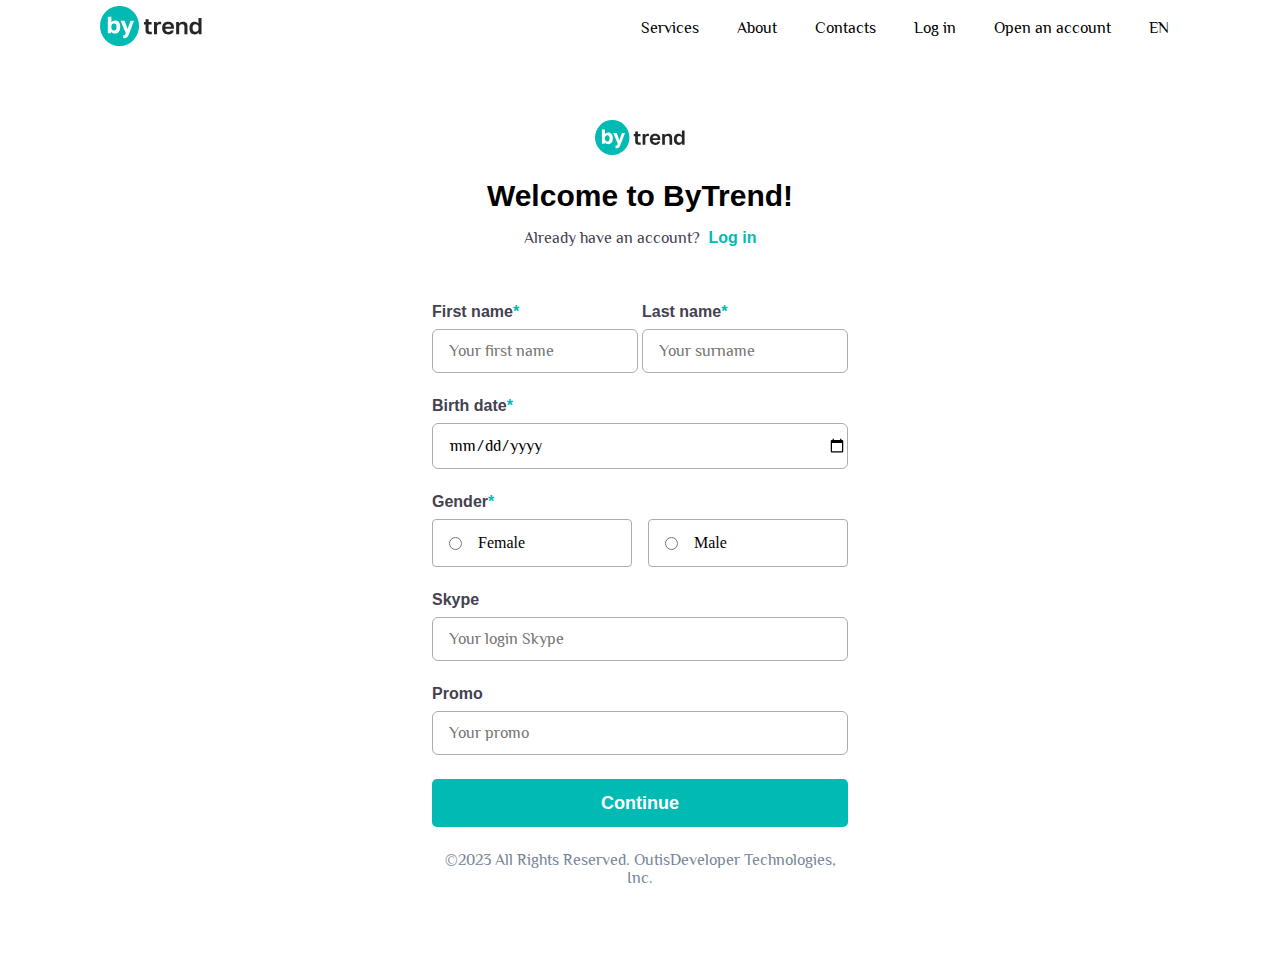
<file: index.html>
<!DOCTYPE html>
<html lang="en">
  <head>
    <meta charset="UTF-8" />
    <meta http-equiv="X-UA-Compatible" content="IE=edge" />
    <meta name="viewport" content="width=device-width, initial-scale=1.0" />
    <title>OutisDeveloper - Form</title>
    <link rel="stylesheet" href="style/main.css" />
    <!-- Font-OutisDeveloper  -->
    <link rel="preconnect" href="https://fonts.googleapis.com" />
    <link rel="preconnect" href="https://fonts.gstatic.com" crossorigin />
    <link
      href="https://fonts.googleapis.com/css2?family=Philosopher&display=swap"
      rel="stylesheet"
    />
    <!-- Font-OutisDeveloper  -->
  </head>
  <body>
    <nav id="navigation" class="container">
      <div class="nav-left">
        <img
          class="nav-left-img"
          src="images/main-logo-b-main-logo-e-main-logo-h-main-logo-r-main-logo-u-main-logo-z-main-logo.svg"
          alt="Logo"
        />
      </div>
      <div class="nav-right">
        <ul class="nav-ul">
          <li class="nav-li"><a class="nav-a my-font" href="#">Services</a></li>
          <li class="nav-li"><a class="nav-a my-font" href="#">About </a></li>
          <li class="nav-li"><a class="nav-a my-font" href="#">Contacts</a></li>
          <li class="nav-li">
            <a class="nav-a my-font" href="./pages/third.html" target="_blank"
              >Log in</a
            >
          </li>
          <li class="nav-li">
            <a class="nav-a my-font" href="#">Open an account</a>
          </li>
          <li class="nav-li"><a class="nav-a my-font" href="#">EN</a></li>
        </ul>
      </div>
    </nav>
    <main id="main-content" class="mini-container">
      <div class="firs-part">
        <img
          src="images/main-logo-b-main-logo-e-main-logo-h-main-logo-r-main-logo-u-main-logo-z-main-logo.svg"
          alt="Logo"
        />
        <h1>Welcome to ByTrend!</h1>
        <div class="main-content-div">
          <span class="my-font">Already have an account?</span>
          <a href="./pages/third.html" target="_blank">Log in</a>
        </div>
      </div>
      <div class="second-part">
        <form action="#">
          <!-- Part-1-start -->
          <div class="part-1">
            <div class="first-name">
              <label class="part-1-label" for="f-name"
                >First name<span>*</span></label
              >
              <input
                required
                class="my-font"
                placeholder="Your first name"
                type="text"
                id="f-name"
              />
            </div>
            <div class="last-name">
              <label class="part-1-label" for="l-name"
                >Last name<span>*</span></label
              >
              <input
                required
                class="my-font"
                placeholder="Your surname"
                type="text"
                id="l-name"
              />
            </div>
          </div>
          <!-- Part-1-end  -->
          <!-- Part-2-start -->
          <div class="part-2">
            <label for="date">Birth date<span>*</span></label>
            <input type="date" id="date" class="my-font" />
          </div>
          <!-- Part-2-end -->
          <!-- Part-3-start -->
          <div class="part-3">
            <span class="one">Gender</span><span class="two">*</span>
            <div class="gender-type">
              <div class="f-male">
                <input required type="radio" name="gender" id="female" />
                <label for="female">Female</label>
              </div>
              <div class="m-male">
                <input required type="radio" name="gender" id="male" />
                <label for="male">Male</label>
              </div>
            </div>
          </div>
          <!-- Part-3-end -->
          <!-- Part-4-start -->
          <div class="part-4">
            <label for="skype">Skype</label>
            <input
              class="my-font"
              type="text"
              id="skype"
              placeholder="Your login Skype"
            />
          </div>
          <!-- Part-4-end -->
          <div class="part-5">
            <label for="Promo">Promo</label>
            <input
              class="my-font"
              type="text"
              id="Promo"
              placeholder="Your promo"
            />
          </div>
          <button id="btn" type="submit">
            <a target="_blank" href="./pages/second.html"> Continue </a>
          </button>
        </form>
      </div>
    </main>
    <footer id="footer" class="mini-container">
      <p class="my-font">
        ©2023 All Rights Reserved. OutisDeveloper Technologies, Inc.
      </p>
    </footer>
  </body>
</html>
</file>
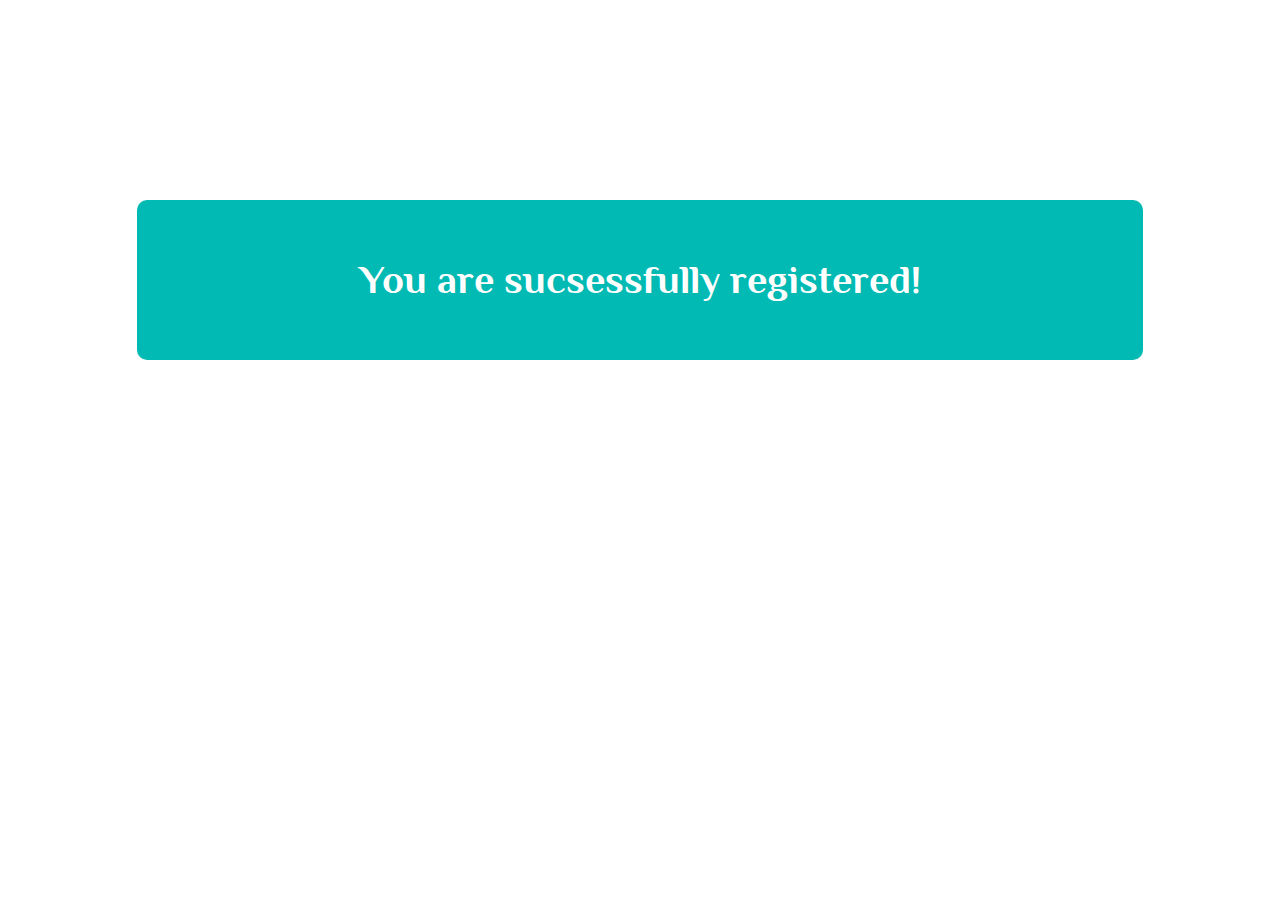
<file: pages/registered.html>
<!DOCTYPE html>
<html lang="en">
  <head>
    <meta charset="UTF-8" />
    <meta http-equiv="X-UA-Compatible" content="IE=edge" />
    <meta name="viewport" content="width=device-width, initial-scale=1.0" />
    <title>Reigistired</title>
    <style>
      div {
        width: 1000px;
        margin: 0px auto;
        display: flex;
        margin-top: 200px;
        justify-content: center;
        align-items: center;
        border: 3px solid transparent;
        border-radius: 10px;
        background-color: #01bab3;
      }
      div h1 {
        display: flex;
        align-items: center;
        font-family: "Philosopher", sans-serif;
        height: 100px;
        color: white;
        font-size: 40px;
    
      }
    </style>
    <link
      href="https://fonts.googleapis.com/css2?family=Philosopher&display=swap"
      rel="stylesheet"
    />
  </head>
  <body>
    <div>
      <h1>You are sucsessfully registered!</h1>
    </div>
  </body>
</html>
</file>
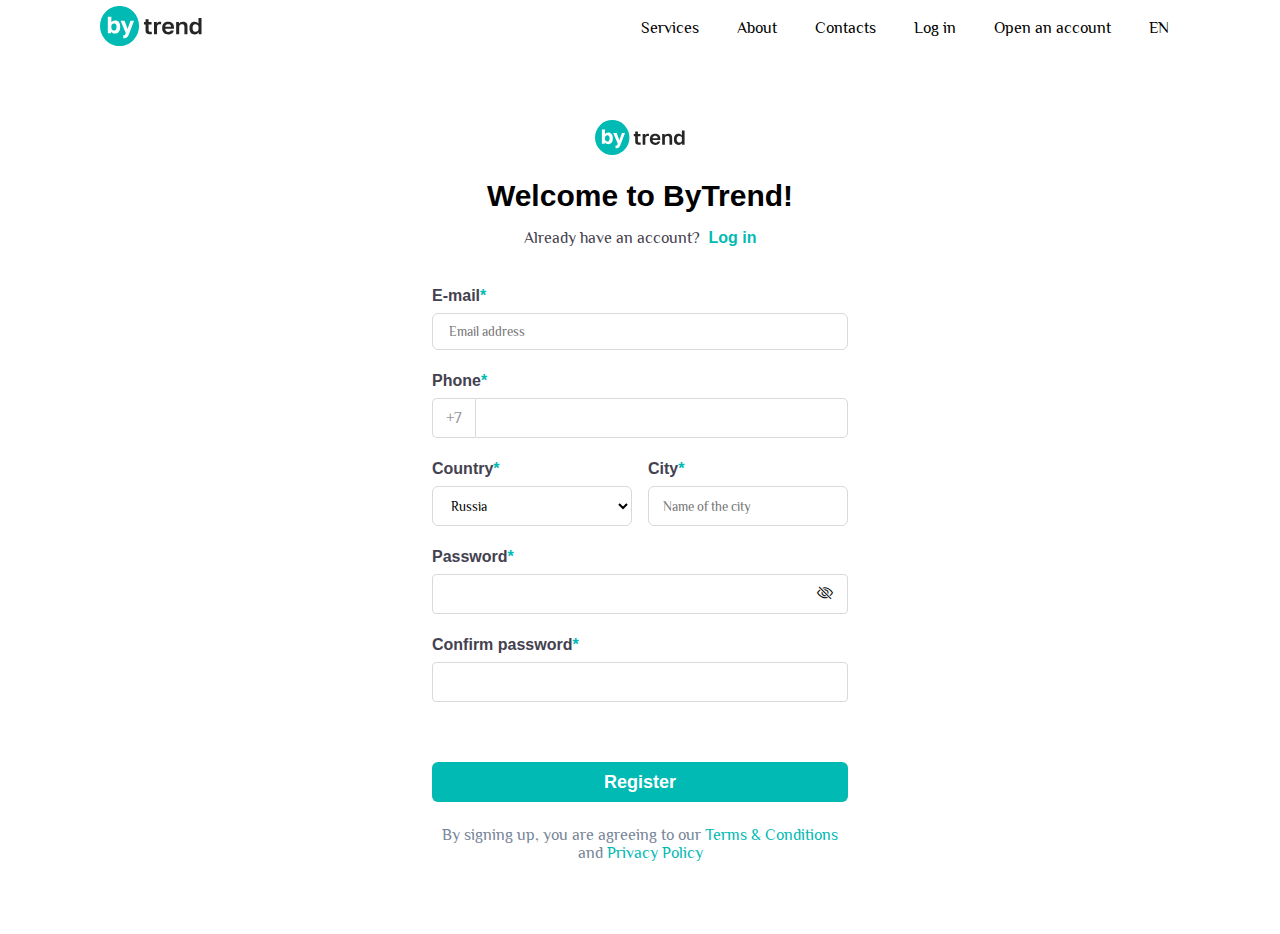
<file: pages/second.html>
<!DOCTYPE html>
<html lang="en">
  <head>
    <meta charset="UTF-8" />
    <meta http-equiv="X-UA-Compatible" content="IE=edge" />
    <meta name="viewport" content="width=device-width, initial-scale=1.0" />
    <title>Second-page</title>
    <link rel="stylesheet" href="https://cdn.jsdelivr.net/npm/bootstrap-icons@1.3.0/font/bootstrap-icons.css" />
    <link rel="stylesheet" href="../style/second.css" />
    <link rel="preconnect" href="https://fonts.googleapis.com" />
    <link rel="preconnect" href="https://fonts.gstatic.com" crossorigin />
    <link
      href="https://fonts.googleapis.com/css2?family=Philosopher&display=swap"
      rel="stylesheet"
    />
    
  </head>
  <body>
    <nav id="navigation" class="container">
      <div class="nav-left">
        <img
          class="nav-left-img"
          src="../images/main-logo-b-main-logo-e-main-logo-h-main-logo-r-main-logo-u-main-logo-z-main-logo.svg"
          alt="Logo"
        />
      </div>
      <div class="nav-right">
        <ul class="nav-ul">
          <li class="nav-li"><a class="nav-a my-font" href="#">Services</a></li>
          <li class="nav-li"><a class="nav-a my-font" href="#">About </a></li>
          <li class="nav-li"><a class="nav-a my-font" href="#">Contacts</a></li>
          <li class="nav-li"><a class="nav-a my-font" href="../pages/third.html" target="_blank">Log in</a></li>
          <li class="nav-li">
            <a class="nav-a my-font" href="#">Open an account</a>
          </li>
          <li class="nav-li"><a class="nav-a my-font" href="#">EN</a></li>
        </ul>
      </div>
    </nav>
    <main id="main-content" class="mini-container">
      <div class="firs-part">
        <img
          src="../images/main-logo-b-main-logo-e-main-logo-h-main-logo-r-main-logo-u-main-logo-z-main-logo.svg"
          alt="Logo"
        />
        <h1>Welcome to ByTrend!</h1>
        <div class="main-content-div">
          <span class="my-font">Already have an account?</span>
          <a href="../pages/third.html" target="_blank">Log in</a>
        </div>
      </div>
    </main>
    <form class="mini-container" action="#">
      <div class="email">
        <label for="email">E-mail<span>*</span></label>
        <input
          required
          class="my-font"
          placeholder="Email address"
          type="email"
          id="email"
        />
      </div>
      <div class="tel">
        <div class="od">
          <span class="bir">Phone</span><span class="ikki">*</span>
        </div>

        <div class="od-2">
          <div class="inside"><span class="my-font">+7</span></div>
          <input required class="my-font" type="tel" />
        </div>
      </div>
      <!-- tel-end -->
      <div class="place">
        <div class="country">
          <p class="y-font">Country<span>*</span></p>
          <select class="my-font" name="country" id="country">
            <option class="my-font"  value="">Russia</option>
            <option class="my-font" value="">U.S.A</option>
            <option class="my-font" value="">China</option>
            <option class="my-font" value="">Uzbekistan</option>
          </select>
        </div>
        <div class="city">
          <p>City<span>*</span></p>
          <input type="text" placeholder="Name of the city" class="my-font">
        </div>
      </div>
      <!-- password-start -->
      <div id="code" class="code">
       <p>Password<span>*</span></p>
       <input required class="my-font"   type="password" name="password" id="password">
       <i class="bi bi-eye-slash" id="togglePassword"></i>
       <div class="confirm">
        <p>Confirm password<span>*</span></p>
       <input required class="my-font"   type="password" name="password" id="password">
       </div>
      </div>
      <a class="register" href="./registered.html" target="_blank">Register</a>
    </form>

    <footer id="footer" class="mini-container">
      <p class="my-font">
        By signing up, you are agreeing to our
        <span>Terms & Conditions</span> and <span>Privacy Policy</span>
      </p>
    </footer>
    <script src="../js/main.js"></script>
  </body>
</html>
</file>
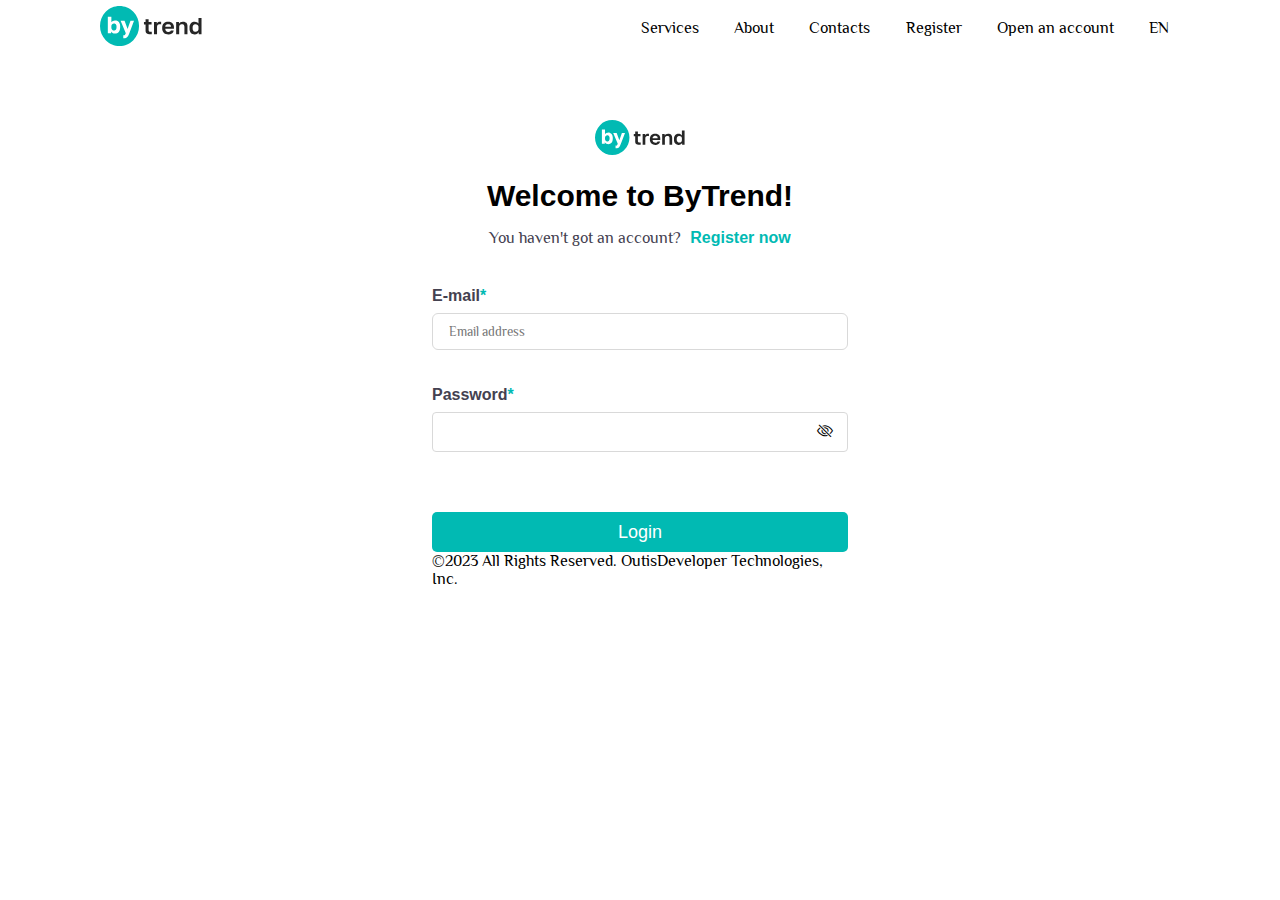
<file: pages/third.html>
<!DOCTYPE html>
<html lang="en">
  <head>
    <meta charset="UTF-8" />
    <meta http-equiv="X-UA-Compatible" content="IE=edge" />
    <meta name="viewport" content="width=device-width, initial-scale=1.0" />
    <title>Login</title>
    <link rel="stylesheet" href="https://cdn.jsdelivr.net/npm/bootstrap-icons@1.3.0/font/bootstrap-icons.css" />
    <link rel="stylesheet" href="../style/third.css" />
    <link rel="preconnect" href="https://fonts.googleapis.com" />
    <link rel="preconnect" href="https://fonts.gstatic.com" crossorigin />
    <link
      href="https://fonts.googleapis.com/css2?family=Philosopher&display=swap"
      rel="stylesheet"
    />
  </head>
  <body>
    <nav id="navigation" class="container">
      <div class="nav-left">
        <img
          class="nav-left-img"
          src="../images/main-logo-b-main-logo-e-main-logo-h-main-logo-r-main-logo-u-main-logo-z-main-logo.svg"
          alt="Logo"
        />
      </div>
      <div class="nav-right">
        <ul class="nav-ul">
          <li class="nav-li"><a class="nav-a my-font" href="#">Services</a></li>
          <li class="nav-li"><a class="nav-a my-font" href="#">About </a></li>
          <li class="nav-li"><a class="nav-a my-font" href="#">Contacts</a></li>
          <li class="nav-li">
            <a class="nav-a my-font" href="../index.html" target="_blank"
              >Register</a
            >
          </li>
          <li class="nav-li">
            <a class="nav-a my-font" href="#">Open an account</a>
          </li>
          <li class="nav-li"><a class="nav-a my-font" href="#">EN</a></li>
        </ul>
      </div>
    </nav>
    <main id="main-content" class="mini-container">
      <div class="firs-part">
        <img
          src="../images/main-logo-b-main-logo-e-main-logo-h-main-logo-r-main-logo-u-main-logo-z-main-logo.svg"
          alt="Logo"
        />
        <h1>Welcome to ByTrend!</h1>
        <div class="main-content-div">
          <span class="my-font">You haven't got an account?</span>
          <a href="../index.html" target="_blank">Register now</a>
        </div>
      </div>
      <div class="email">
        <label for="email">E-mail<span>*</span></label>
        <input
          required
          class="my-font"
          placeholder="Email address"
          type="email"
          id="email"
        />
      </div>
      <div id="code" class="code">
        <p>Password<span>*</span></p>
        <input required class="my-font"   type="password" name="password" id="password">
        <i class="bi bi-eye-slash" id="togglePassword"></i>
       </div>
       <div class="logon">
        <button>Login</button>
       </div>
    </main>
    <footer id="footer" class="mini-container">
      <p class="my-font">
        ©2023 All Rights Reserved. OutisDeveloper Technologies, Inc.
      </p>
    </footer>
<script src="../js/main.js"></script>
  </body>
</html>
</file>
<file: style/main.css>
/* General-styles-start */
* {
  padding: 0px;
  margin: 0px;
  box-sizing: border-box;
  text-decoration: none;
  list-style-type: none;
}
html {
  scroll-behavior: smooth;
}
body {
  background-color: white;
}
.container {
  max-width: 1100px;
  margin: 0px auto;
}
.mini-container {
  max-width: 416px;
  margin: 0px auto;
}
.my-font {
  font-family: "Philosopher", sans-serif;
}
/* General-styles-end */

/* Navigation-styles-start */
#navigation {
  display: flex;
  align-items: center;
  justify-content: space-between;
  height: 56px;
}
.nav-left-img {
  height: 40px;
  margin-left: 10px;
}
.nav-right {
  width: 550px;
  margin-right: 10px;
}
.nav-ul {
  display: flex;
  align-items: center;
  justify-content: space-between;
}
.nav-a {
  border: 1.5px solid transparent;
  font-size: 16px;
  border-radius: 7px;
  padding: 3px 10px;
  transition: 0.3s 0.1s;
  color: black;
}
.nav-a:hover {
  border: 1.5px solid #aeadad;
  border-radius: 7px;
}
/* Navigation-styles-end */

.firs-part {
  align-items: center;
  display: flex;
  flex-direction: column;
  justify-content: center;
}
.firs-part img {
  height: 35px;
  margin: 64px 0px 24px;
}
.firs-part h1 {
  font-size: 30px;
  font-family: Arial, Helvetica, sans-serif;
  font-weight: 700;
  margin-bottom: 16px;
}
.main-content-div span {
  font-size: 16px;
  color: #444150;
}
.main-content-div a {
  font-size: 16px;
  color: #01bab3;
  font-family: Arial, Helvetica, sans-serif;
  font-weight: 600;
  margin-left: 5px;
  transition: 0.3s 0.1s;
}
.main-content-div a:hover {
  color: #444150;
}
/* Part-1-start */
.part-1 {
  display: flex;
  justify-content: space-between;
  margin-bottom: 24px;
}
.first-name,
.last-name {
  display: flex;
  flex-direction: column;
}
.part-1-label {
  font-size: 16px;
  color: #444150;
  font-weight: 600;
  font-family: Arial, sans-serif;
  margin: 56px 0px 8px;
}
.part-1-label span {
  color: #01bab3;
}
input:focus {
  outline: none;
}
input[type="text"] {
  padding: 12px 0px 12px 16px;
  background-color: white;
  border: 1px solid #aeadad;
  border-radius: 6px;
  font-size: 16px;
}
/* Part-1-end */
/* Part-2-start */
.part-2 {
  display: flex;
  flex-direction: column;
  margin-bottom: 24px;
}
input[type="date"] {
  width: 100%;
  padding: 12px 0px 12px 16px;
  background-color: white;
  border: 1px solid #aeadad;
  border-radius: 6px;
  font-size: 16px;
}
.part-2 label {
  font-size: 16px;
  color: #444150;
  font-weight: 600;
  font-family: Arial, sans-serif;
  margin-bottom: 8px;
}
.part-2 label span {
  color: #01bab3;
}
/* Part-2-end */
/* Part-3-start */
.gender-type {
  display: flex;
  flex-direction: row;
  justify-content: space-between;
}
.f-male,
.m-male {
  display: flex;
  flex-direction: row;
  height: 48px;
  width: 200px;
  background: #ffffff;
  border: 1px solid #aeadad;
  border-radius: 4px;
  align-items: center;
}
input[type="radio"] {
  margin: 0px 16px;
  color: red;
}
.one,
.two {
  font-size: 16px;
  font-weight: 600;
  font-family: Arial, Helvetica, sans-serif;
}
.two {
  color: #01bab3;
}
.one {
  color: #444150;
}
.gender-type {
  margin-top: 8px;
}
/* Part-3-end */
/* Part-4-start */
.part-4 {
  display: flex;
  flex-direction: column;
  margin: 24px 0px;
}
.part-4 label {
  font-display: 16px;
  font-weight: 600;
  font-family: Arial, Helvetica, sans-serif;
  color: #444150;
  margin-bottom: 8px;
}
.aprt-4 input {
  width: 100%;
}
/* Part-4-end */
.part-5 {
  display: flex;
  flex-direction: column;
  margin: 24px 0px;
}
.part-5 label {
  font-display: 16px;
  font-weight: 600;
  font-family: Arial, Helvetica, sans-serif;
  color: #444150;
  margin-bottom: 8px;
}
.aprt-5 input {
  width: 100%;
}
#btn {
  border: none;
  width: 100%;
  height: 48px;
  background-color: #01bab3;
  border-radius: 5px;
}
#btn a {
  color: white;
  font-size: 18px;
  font-weight: 600;
}
footer p {
  margin: 24px 0px 72px;
  text-align: center;
  color: #778699;
}
footer span {
  color: #01bab3;
}
</file>
<file: style/second.css>
/* General-styles-start */
* {
  padding: 0px;
  margin: 0px;
  box-sizing: border-box;
  text-decoration: none;
  list-style-type: none;
}
html {
  scroll-behavior: smooth;
}
body {
  background-color: white;
}
.container {
  max-width: 1100px;
  margin: 0px auto;
}
.mini-container {
  max-width: 416px;
  margin: 0px auto;
}
.my-font {
  font-family: "Philosopher", sans-serif;
}
input:focus {
  outline: none;
}
/* General-styles-end */

/* Navigation-styles-start */
#navigation {
  display: flex;
  align-items: center;
  justify-content: space-between;
  height: 56px;
}
.nav-left-img {
  height: 40px;
  margin-left: 10px;
}
.nav-right {
  width: 550px;
  margin-right: 10px;
}
.nav-ul {
  display: flex;
  align-items: center;
  justify-content: space-between;
}
.nav-a {
  border: 1.5px solid transparent;
  font-size: 16px;
  border-radius: 7px;
  padding: 3px 10px;
  transition: 0.3s 0.1s;
  color: black;
}
.nav-a:hover {
  border: 1.5px solid #aeadad;
  border-radius: 7px;
}
/* Navigation-styles-end */
.firs-part {
  align-items: center;
  display: flex;
  flex-direction: column;
  justify-content: center;
}
.firs-part img {
  height: 35px;
  margin: 64px 0px 24px;
}
.firs-part h1 {
  font-size: 30px;
  font-family: Arial, Helvetica, sans-serif;
  font-weight: 700;
  margin-bottom: 16px;
}
.main-content-div span {
  font-size: 16px;
  color: #444150;
}
.main-content-div a {
  font-size: 16px;
  color: #01bab3;
  font-family: Arial, Helvetica, sans-serif;
  font-weight: 600;
  margin-left: 5px;
  transition: 0.3s 0.1s;
}
.main-content-div a:hover {
  color: #444150;
}
/* form-start */
.email {
  margin-top: 40px;
  display: flex;
  flex-direction: column;
}
.email label {
  margin-bottom: 8px;
  font-size: 16px;
  font-family: Arial, Helvetica, sans-serif;
  color: #444150;
  font-weight: 600;
}
.email label span {
  color: #01bab3;
}
/* form-end */

/* footer */
footer p {
  margin: 24px 0px 72px;
  text-align: center;
  color: #778699;
}
footer span {
  color: #01bab3;
}
#email {
  padding: 10px 0px 10px 16px;
  width: 100%;
  background: #ffffff;
  border: 1.5px solid #d9d9d9;
  border-radius: 6px;
}
.tel {
  display: flex;
  flex-direction: column;
  margin-bottom: 22px;
}
.bir,
.ikki {
  font-weight: 600;
  font-size: 16px;
  font-family: Arial, Helvetica, sans-serif;
}
.bir {
  color: #444150;
}
.ikki {
  color: #01bab3;
}
.od {
  margin: 22px 0px 8px;
}
.od-2 {
  width: 100%;
  display: flex;
  align-items: center;
}
.tel input:focus {
  outline: none;
}
.tel input {
  border: 1.5px solid #d9d9d9;
  border-radius: 5px;
  border-top-left-radius: 0px;
  border-bottom-left-radius: 0px;
  height: 40px;
  width: 100%;
  padding-left: 7px;
  color: #9a98a1;
  font-weight: 600;
}
.inside {
  border: 1.5px solid #d9d9d9;
  border-radius: 5px;
  border-right: none;
  border-top-right-radius: 0px;
  border-bottom-right-radius: 0px;
  height: 40px;
  display: flex;
  align-items: center;
  padding: 0px 13px;
}
.inside span {
  color: #9a98a1;
}
/* phone-end */
.place {
  margin-bottom: 22px;
  display: flex;
  justify-content: space-between;
}
.country select {
  margin-top: 8px;
}
.y-font {
  font-size: 16px;
  font-weight: 600;
  font-family: Arial, Helvetica, sans-serif;
  color: #444150;
}
.y-font span {
  color: #01bab3;
}
#country {
  padding-left: 14px;
  width: 200px;
  height: 40px;
  background: #ffffff;
  border: 1.5px solid #d9d9d9;
  border-radius: 6px;
}
.city p {
  font-size: 16px;
  color: #444150;
  font-weight: 600;
  font-family: Arial, Helvetica, sans-serif;
  margin-bottom: 8px;
}
.city p span {
  color: #01bab3;
}
.city input {
  width: 200px;
  height: 40px;
  background: #ffffff;
  border: 1px solid #d9d9d9;
  border-radius: 6px;
  padding-left: 14px;
}
/* password-start */

.code {
  margin-bottom: 22px;
}
.code p {
  font-size: 16px;
  color: #444150;
  font-family: Arial, Helvetica, sans-serif;
  font-weight: 600;
  margin-bottom: 8px;
}
.code p span {
  color: #01bab3;
}
.code input {
  width: 100%;
  padding-left: 14px;
  background: #ffffff;
  border: 1.5px solid #d9d9d9;
  border-radius: 4px;
  height: 40px;
  font-size: 15px;
}
#code {
  position: relative;
}
#togglePassword {
  position: absolute;
  top: 37px;
  right: 15px;
}
.confirm {
  margin-top: 22px;
}
.register {
  display: flex;
  justify-content: center;
  align-items: center;
  color: white;
  font-weight: 600;
  font-size: 18px;
  text-align: center;
  font-family: Arial, Helvetica, sans-serif;
  width: 100%;
  height: 40px;
  background-color: #01bab3;
  border-radius: 6px;
  margin-top: 60px;
}
</file>
<file: style/third.css>
/* General-styles-start */
* {
  padding: 0px;
  margin: 0px;
  box-sizing: border-box;
  text-decoration: none;
  list-style-type: none;
}
html {
  scroll-behavior: smooth;
}
body {
  background-color: white;
}
.container {
  max-width: 1100px;
  margin: 0px auto;
}
.mini-container {
  max-width: 416px;
  margin: 0px auto;
}
.my-font {
  font-family: "Philosopher", sans-serif;
}
/* General-styles-end */

/* Navigation-styles-start */
#navigation {
  display: flex;
  align-items: center;
  justify-content: space-between;
  height: 56px;
}
.nav-left-img {
  height: 40px;
  margin-left: 10px;
}
.nav-right {
  width: 550px;
  margin-right: 10px;
}
.nav-ul {
  display: flex;
  align-items: center;
  justify-content: space-between;
}
.nav-a {
  border: 1.5px solid transparent;
  font-size: 16px;
  border-radius: 7px;
  padding: 3px 10px;
  transition: 0.3s 0.1s;
  color: black;
}
.nav-a:hover {
  border: 1.5px solid #aeadad;
  border-radius: 7px;
}
/* Navigation-styles-end */

.firs-part {
  align-items: center;
  display: flex;
  flex-direction: column;
  justify-content: center;
}
.firs-part img {
  height: 35px;
  margin: 64px 0px 24px;
}
.firs-part h1 {
  font-size: 30px;
  font-family: Arial, Helvetica, sans-serif;
  font-weight: 700;
  margin-bottom: 16px;
}
.main-content-div span {
  font-size: 16px;
  color: #444150;
}
.main-content-div a {
  font-size: 16px;
  color: #01bab3;
  font-family: Arial, Helvetica, sans-serif;
  font-weight: 600;
  margin-left: 5px;
  transition: 0.3s 0.1s;
}
.main-content-div a:hover {
  color: #444150;
}

.email {
  margin-top: 40px;
  display: flex;
  flex-direction: column;
  margin-bottom: 36px;
}
.email label {
  margin-bottom: 8px;
  font-size: 16px;
  font-family: Arial, Helvetica, sans-serif;
  color: #444150;
  font-weight: 600;
}
.email label span {
  color: #01bab3;
}
input:focus {
  outline: none;
}
#email {
  padding: 10px 0px 10px 16px;
  width: 100%;
  background: #ffffff;
  border: 1.5px solid #d9d9d9;
  border-radius: 6px;
}
.code {
  /* margin-top: -40px; */
  margin-bottom: 22px;
}
.code p {
  font-size: 16px;
  color: #444150;
  font-family: Arial, Helvetica, sans-serif;
  font-weight: 600;
  margin-bottom: 8px;
}
.code p span {
  color: #01bab3;
}
.code input {
  width: 100%;
  padding-left: 14px;
  background: #ffffff;
  border: 1.5px solid #d9d9d9;
  border-radius: 4px;
  height: 40px;
  font-size: 15px;
}
#code {
  position: relative;
}
#togglePassword {
  position: absolute;
  top: 37px;
  right: 15px;
}
.logon {
  margin-top: 60px;
}
.logon button {
  
  width: 100%;
  height: 40px;
  background-color: #01BAB3;
  border: none;
  color: white;
  font-size: 18px;
  font-weight: 500;
  border-radius: 5px;
}
</file>
